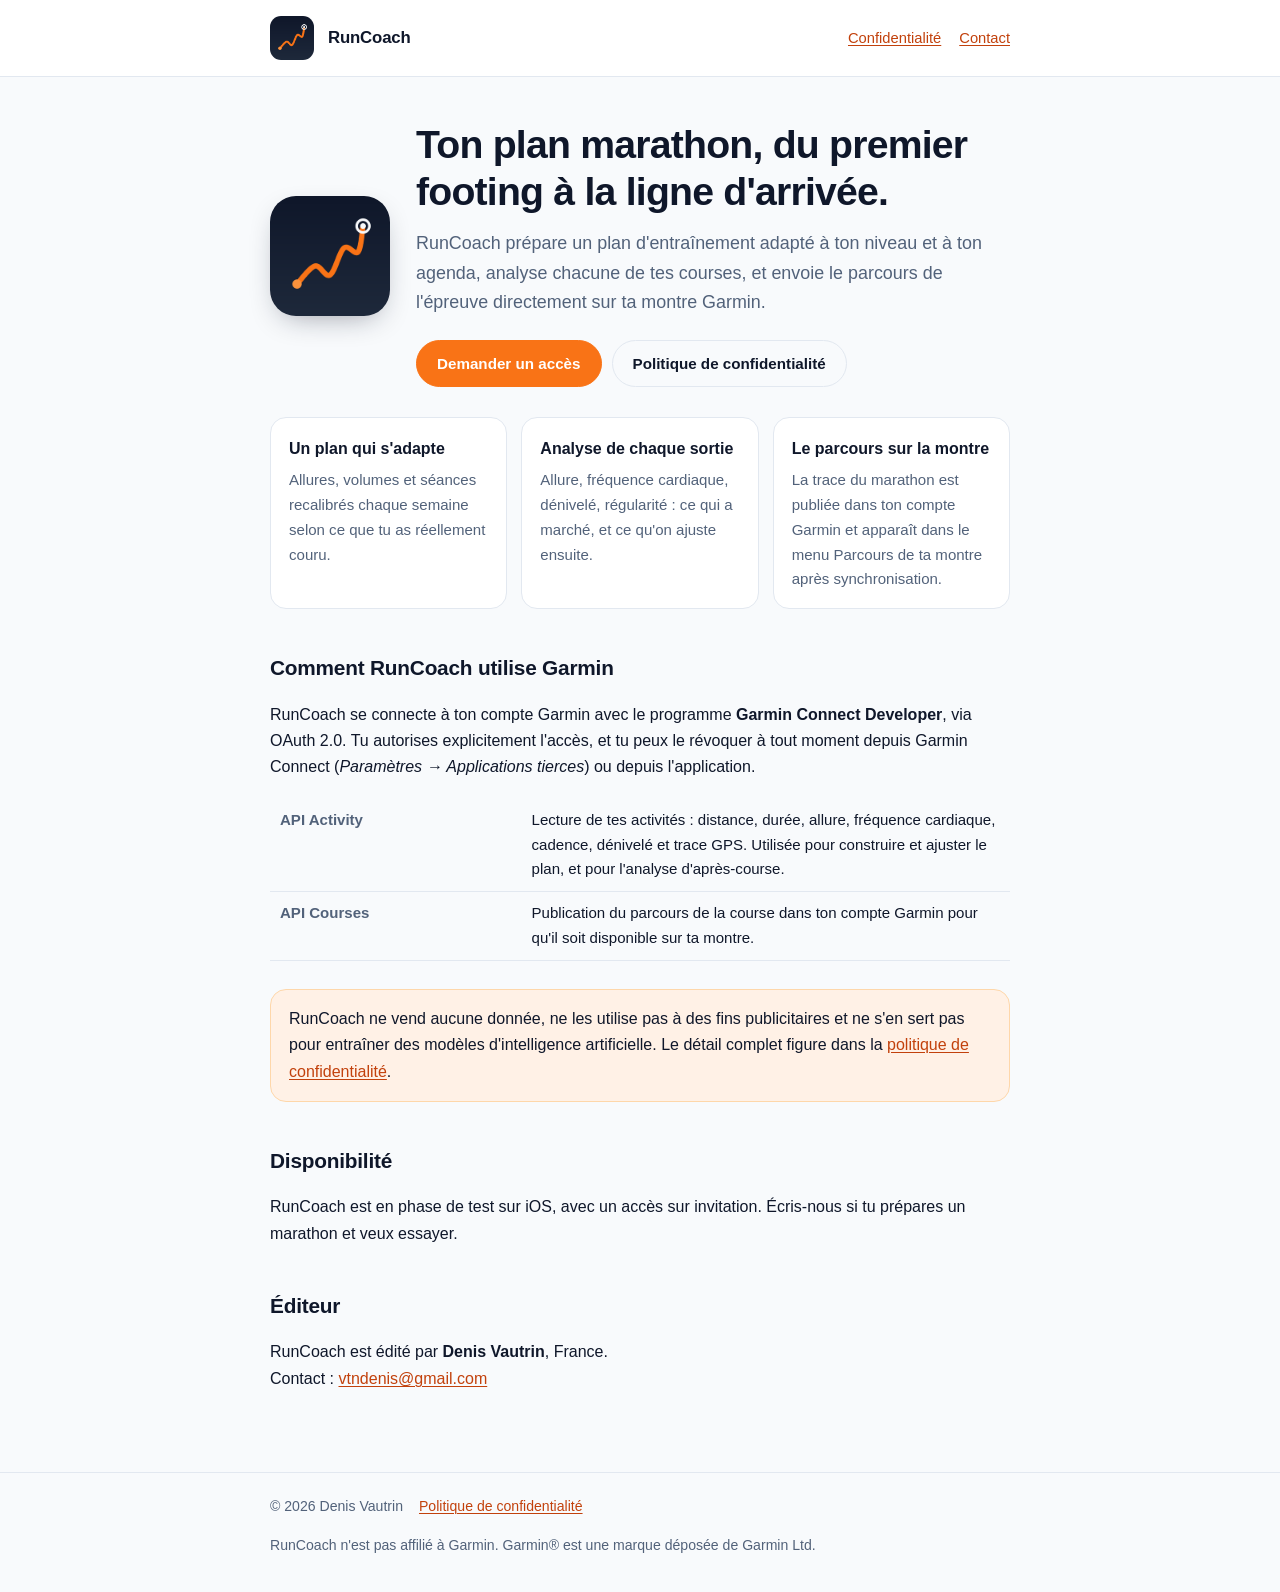
<file: index.html>
<!DOCTYPE html>
<html lang="fr">
<head>
<meta charset="utf-8">
<meta name="viewport" content="width=device-width, initial-scale=1">
<title>RunCoach — plan d'entraînement marathon et parcours sur ta montre</title>
<meta name="description" content="RunCoach construit un plan d'entraînement marathon personnalisé, analyse chaque course et envoie le parcours de la course sur ta montre Garmin.">
<link rel="icon" href="assets/icon-300.png">
<link rel="apple-touch-icon" href="assets/icon-300.png">
<link rel="stylesheet" href="style.css">
</head>
<body>

<header class="site">
  <div class="wrap">
    <img src="assets/icon-300.png" alt="RunCoach">
    <span class="name">RunCoach</span>
    <nav>
      <a href="privacy.html">Confidentialité</a>
      <a href="mailto:vtndenis@gmail.com">Contact</a>
    </nav>
  </div>
</header>

<main>
  <div class="wrap">

    <div class="hero">
      <img src="assets/icon-300.png" alt="Icône RunCoach">
      <div class="text">
        <h1>Ton plan marathon, du premier footing à la ligne d'arrivée.</h1>
        <p class="lead">
          RunCoach prépare un plan d'entraînement adapté à ton niveau et à ton agenda,
          analyse chacune de tes courses, et envoie le parcours de l'épreuve
          directement sur ta montre Garmin.
        </p>
        <p class="cta">
          <a class="btn" href="mailto:vtndenis@gmail.com?subject=Acc%C3%A8s%20RunCoach">Demander un accès</a>
          <a class="btn btn-ghost" href="privacy.html">Politique de confidentialité</a>
        </p>
      </div>
    </div>

    <div class="grid">
      <div class="card">
        <h3>Un plan qui s'adapte</h3>
        <p>Allures, volumes et séances recalibrés chaque semaine selon ce que tu as réellement couru.</p>
      </div>
      <div class="card">
        <h3>Analyse de chaque sortie</h3>
        <p>Allure, fréquence cardiaque, dénivelé, régularité : ce qui a marché, et ce qu'on ajuste ensuite.</p>
      </div>
      <div class="card">
        <h3>Le parcours sur la montre</h3>
        <p>La trace du marathon est publiée dans ton compte Garmin et apparaît dans le menu Parcours de ta montre après synchronisation.</p>
      </div>
    </div>

    <h2>Comment RunCoach utilise Garmin</h2>
    <p>
      RunCoach se connecte à ton compte Garmin avec le programme
      <strong>Garmin Connect Developer</strong>, via OAuth 2.0. Tu autorises explicitement
      l'accès, et tu peux le révoquer à tout moment depuis Garmin Connect
      (<em>Paramètres → Applications tierces</em>) ou depuis l'application.
    </p>
    <table class="summary">
      <tr><th>API Activity</th><td>Lecture de tes activités : distance, durée, allure, fréquence cardiaque, cadence, dénivelé et trace GPS. Utilisée pour construire et ajuster le plan, et pour l'analyse d'après-course.</td></tr>
      <tr><th>API Courses</th><td>Publication du parcours de la course dans ton compte Garmin pour qu'il soit disponible sur ta montre.</td></tr>
    </table>
    <div class="note">
      <p>
        RunCoach ne vend aucune donnée, ne les utilise pas à des fins publicitaires et
        ne s'en sert pas pour entraîner des modèles d'intelligence artificielle.
        Le détail complet figure dans la <a href="privacy.html">politique de confidentialité</a>.
      </p>
    </div>

    <h2>Disponibilité</h2>
    <p>
      RunCoach est en phase de test sur iOS, avec un accès sur invitation.
      Écris-nous si tu prépares un marathon et veux essayer.
    </p>

    <h2>Éditeur</h2>
    <p>
      RunCoach est édité par <strong>Denis Vautrin</strong>, France.<br>
      Contact : <a href="mailto:vtndenis@gmail.com">vtndenis@gmail.com</a>
    </p>

  </div>
</main>

<footer class="site">
  <div class="wrap">
    <span>© 2026 Denis Vautrin</span>
    <a href="privacy.html">Politique de confidentialité</a>
    <span>RunCoach n'est pas affilié à Garmin. Garmin® est une marque déposée de Garmin Ltd.</span>
  </div>
</footer>

</body>
</html>
</file>
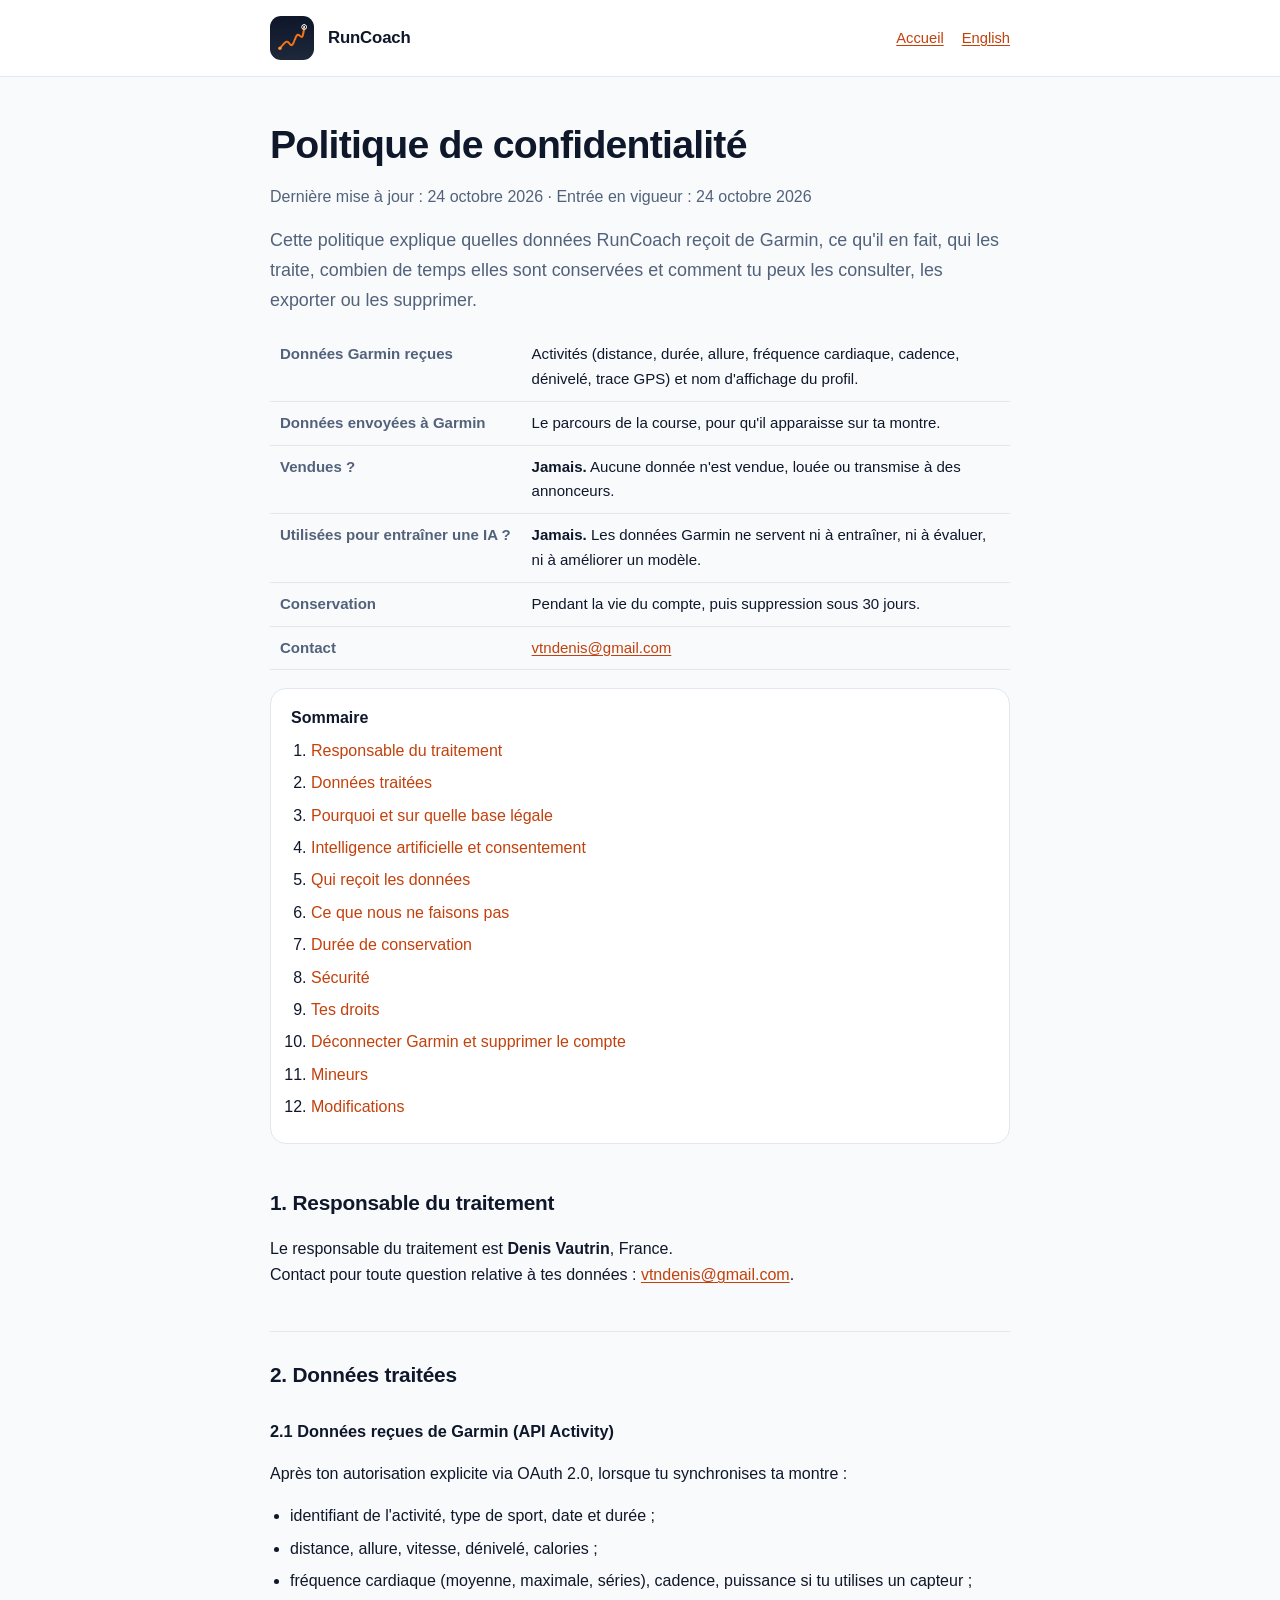
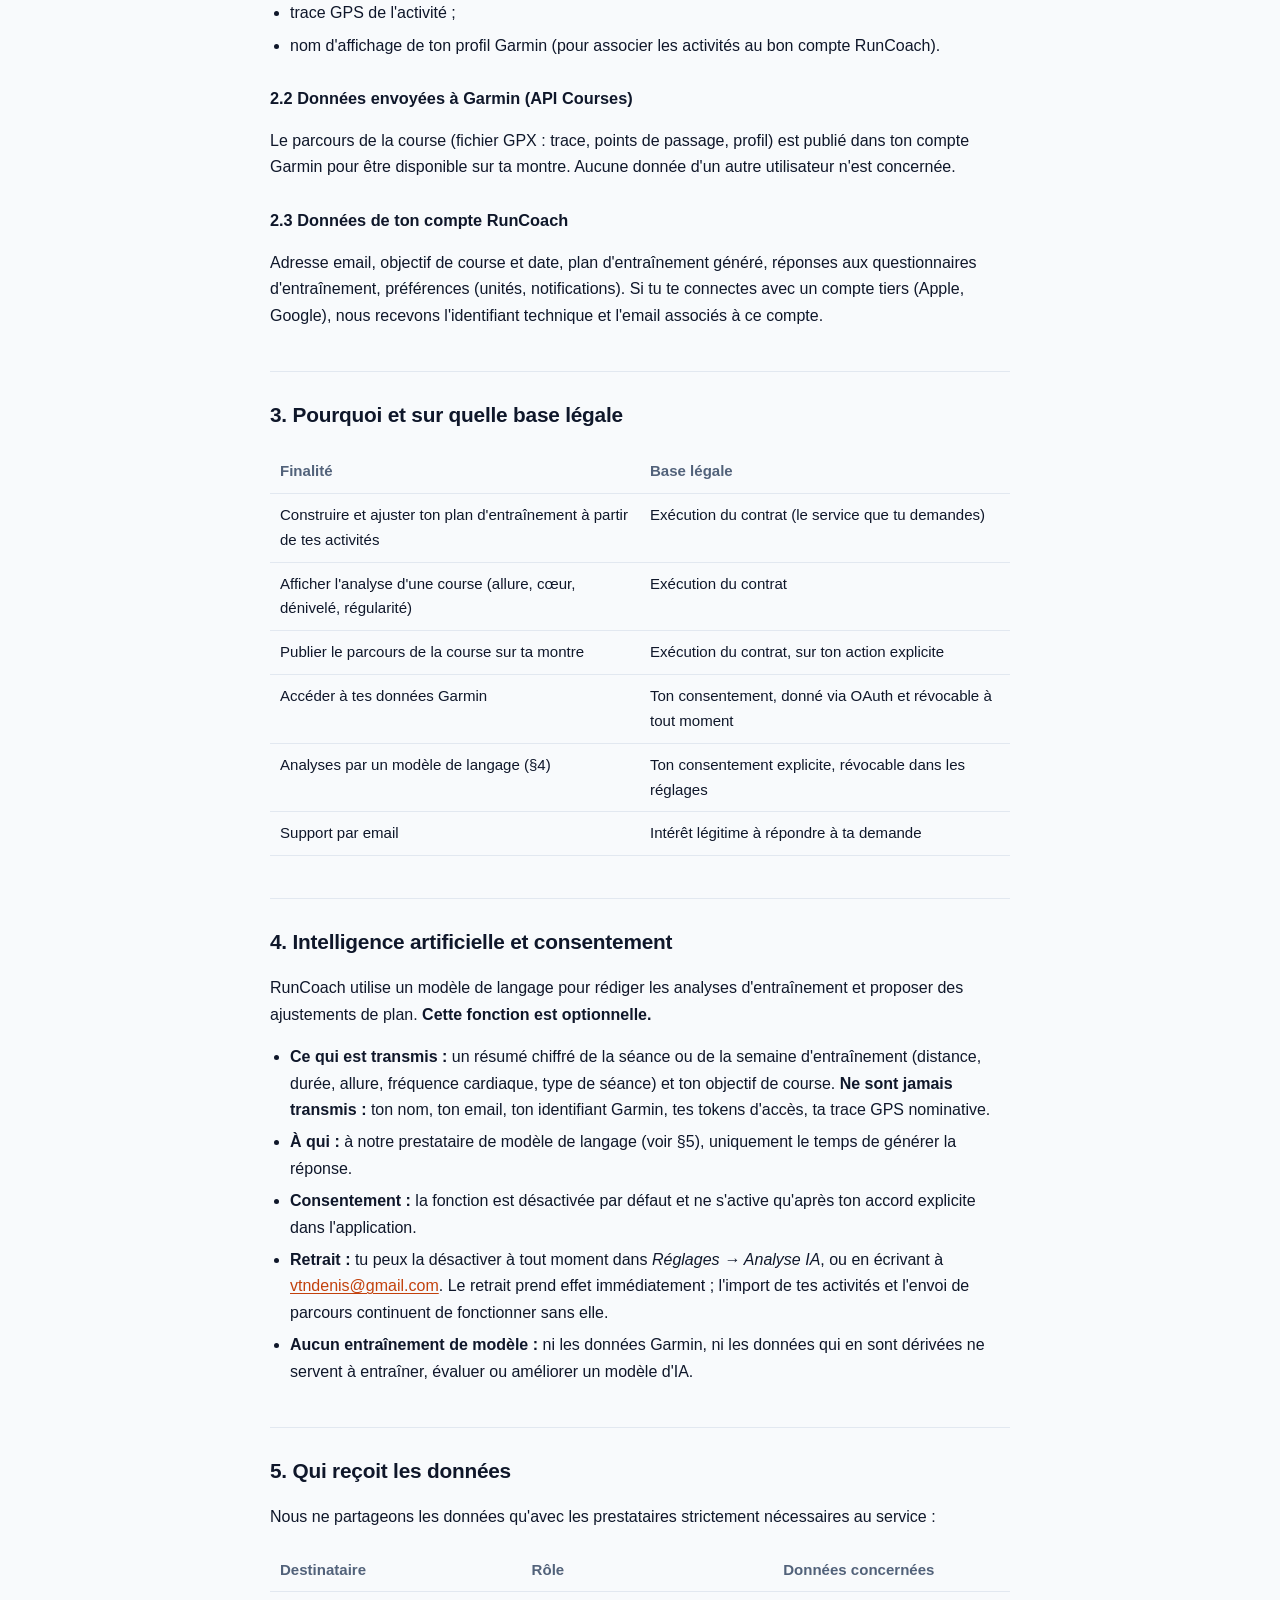
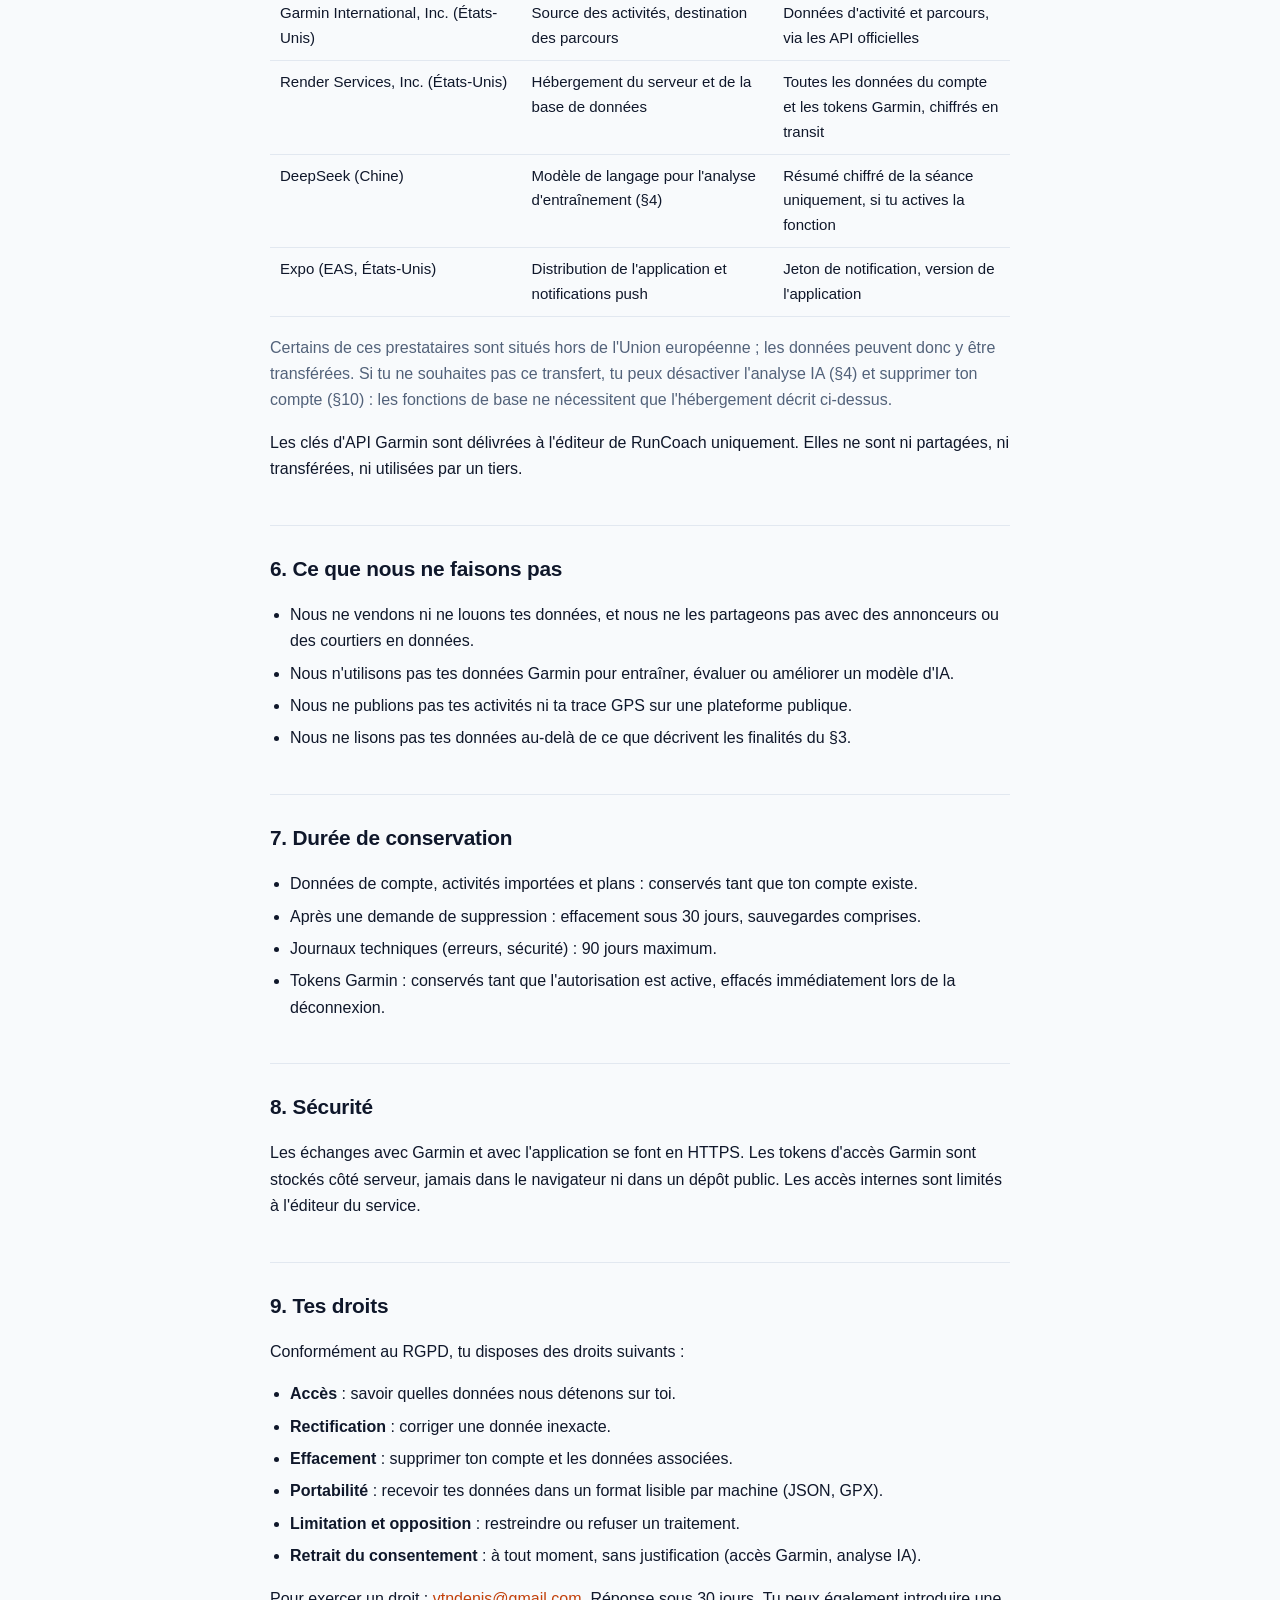
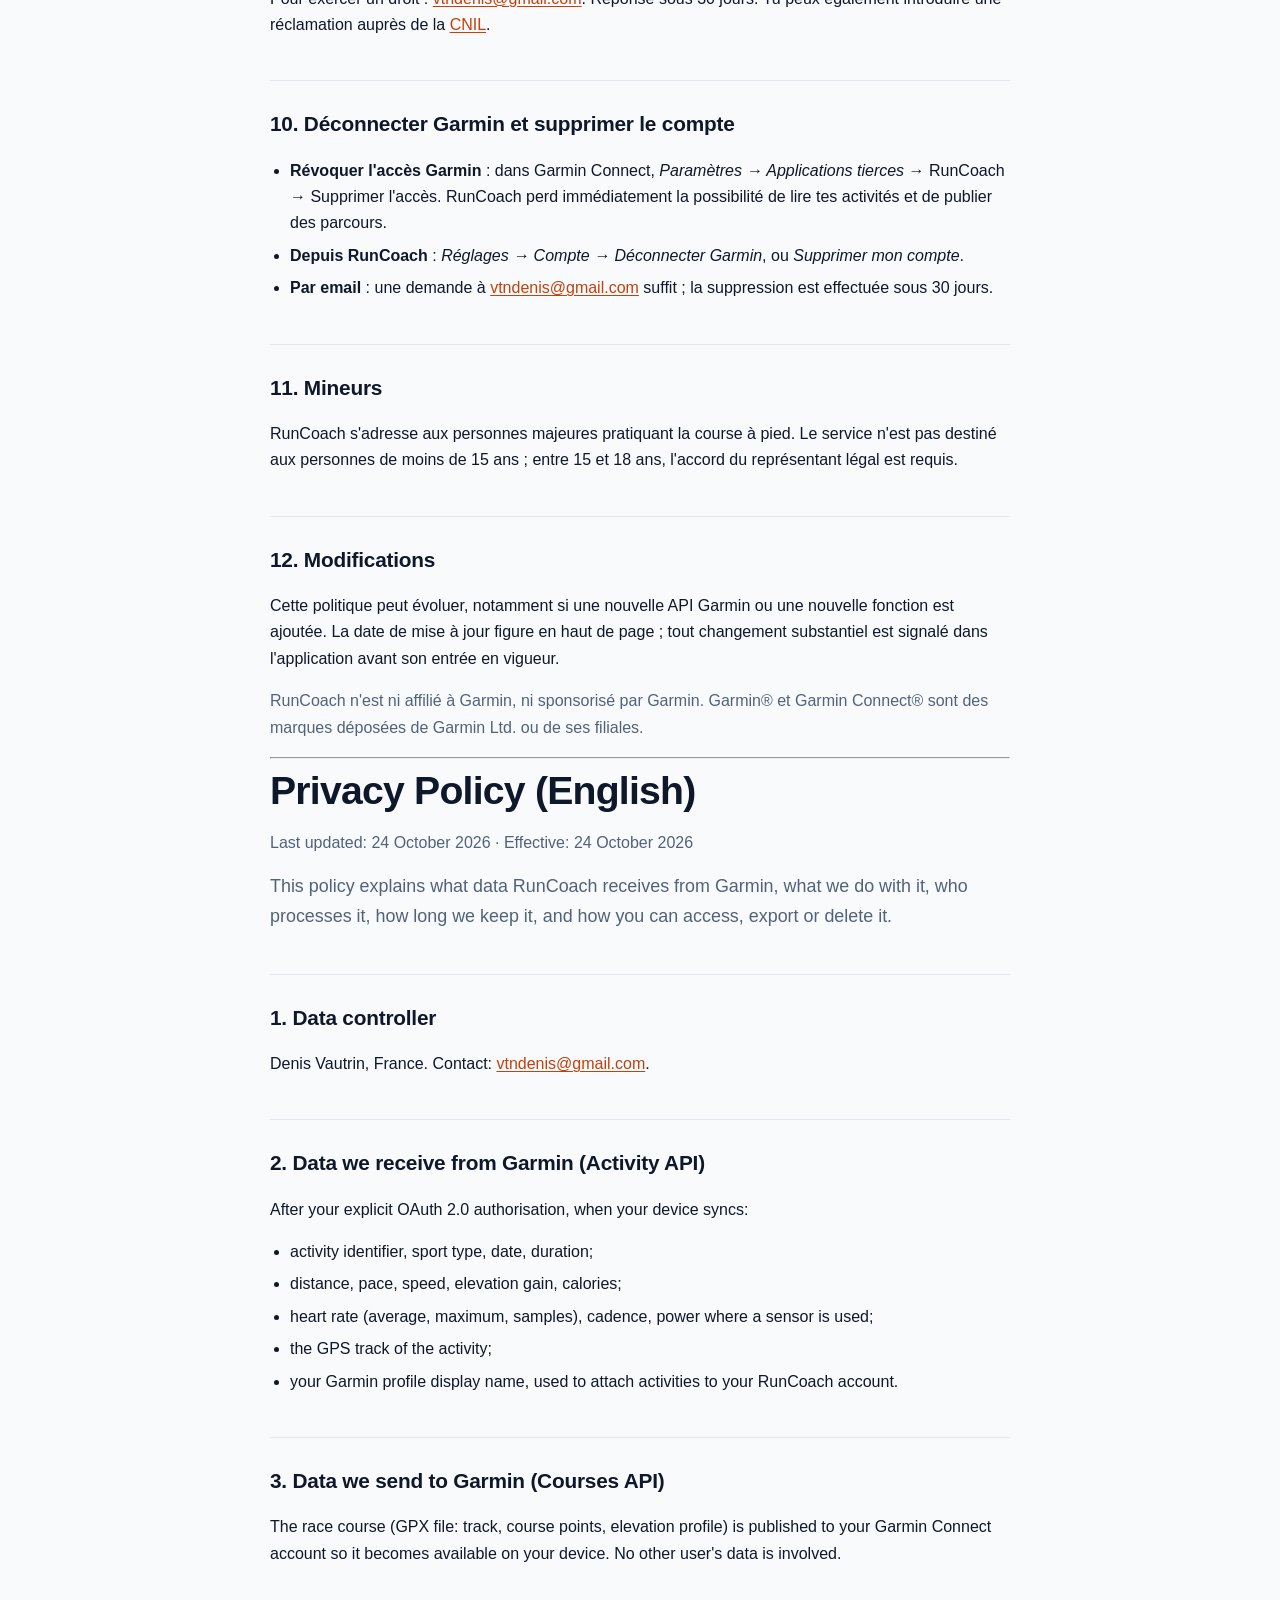
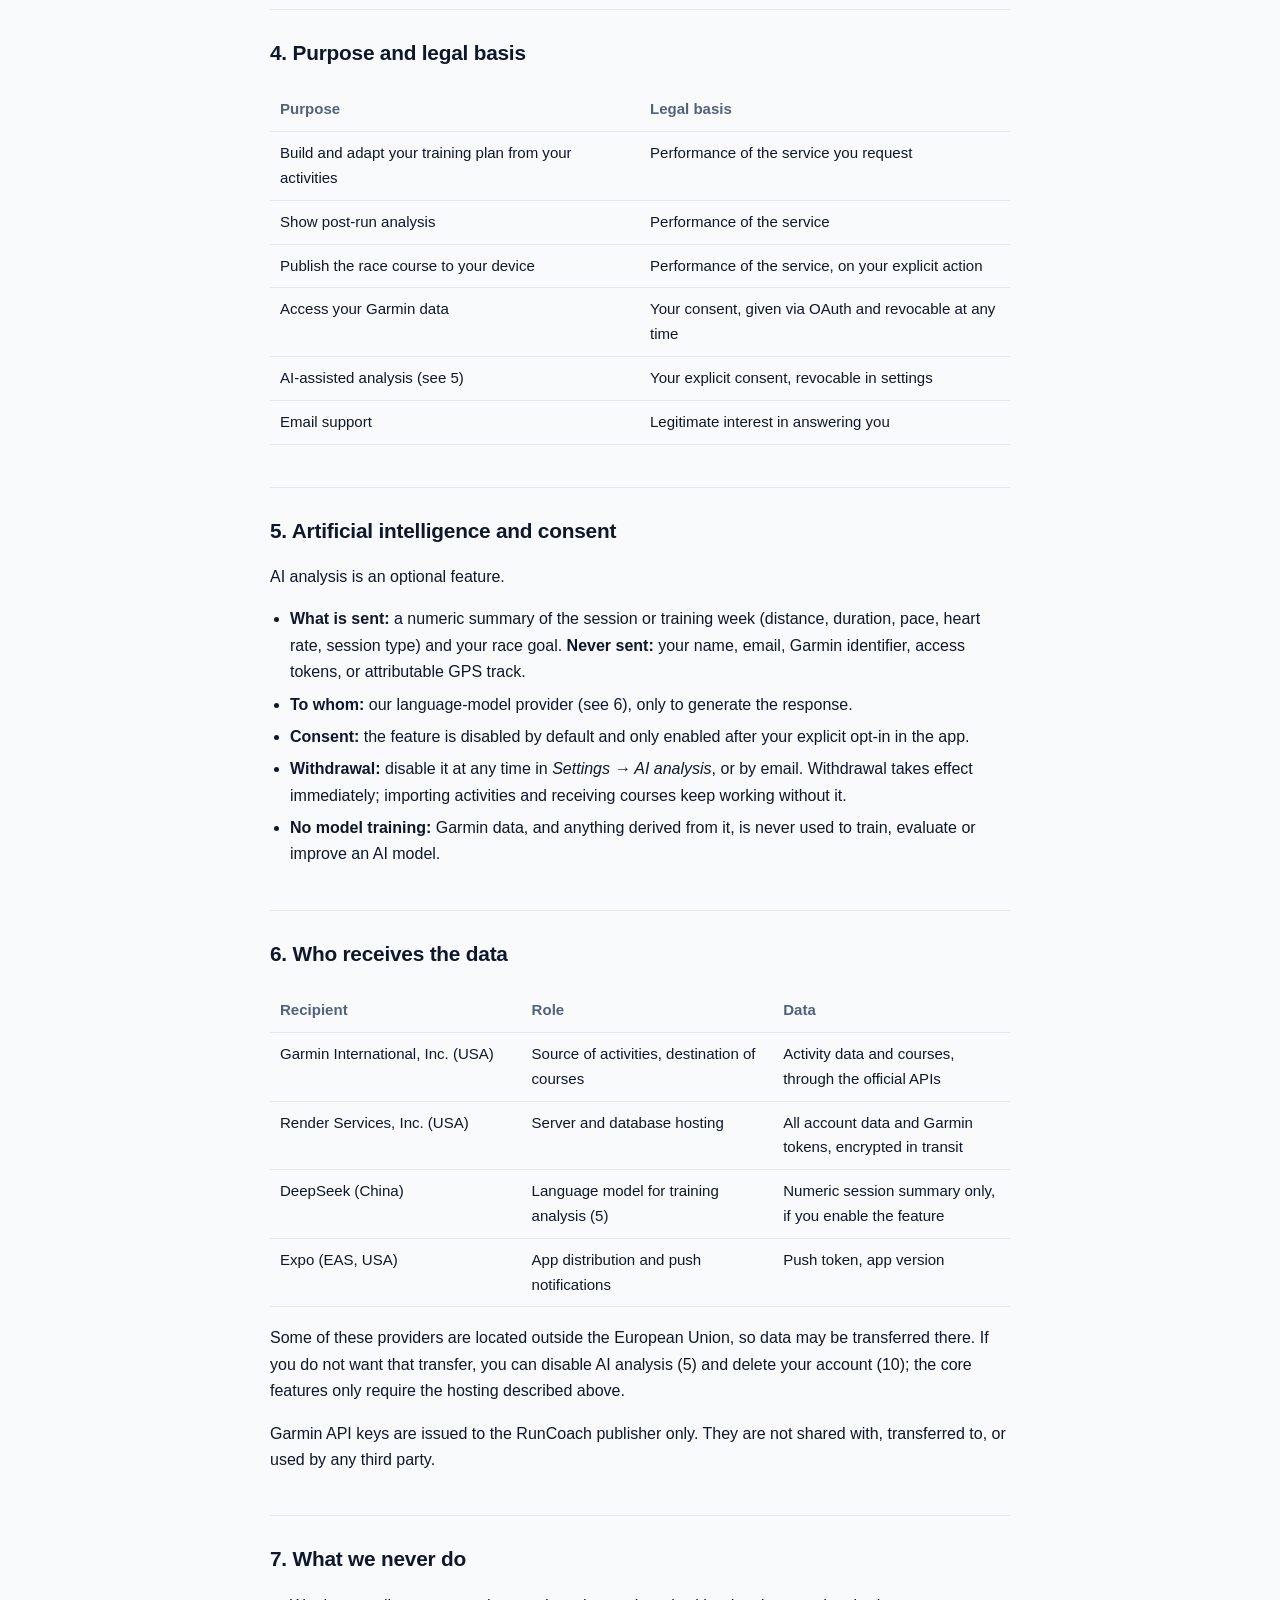
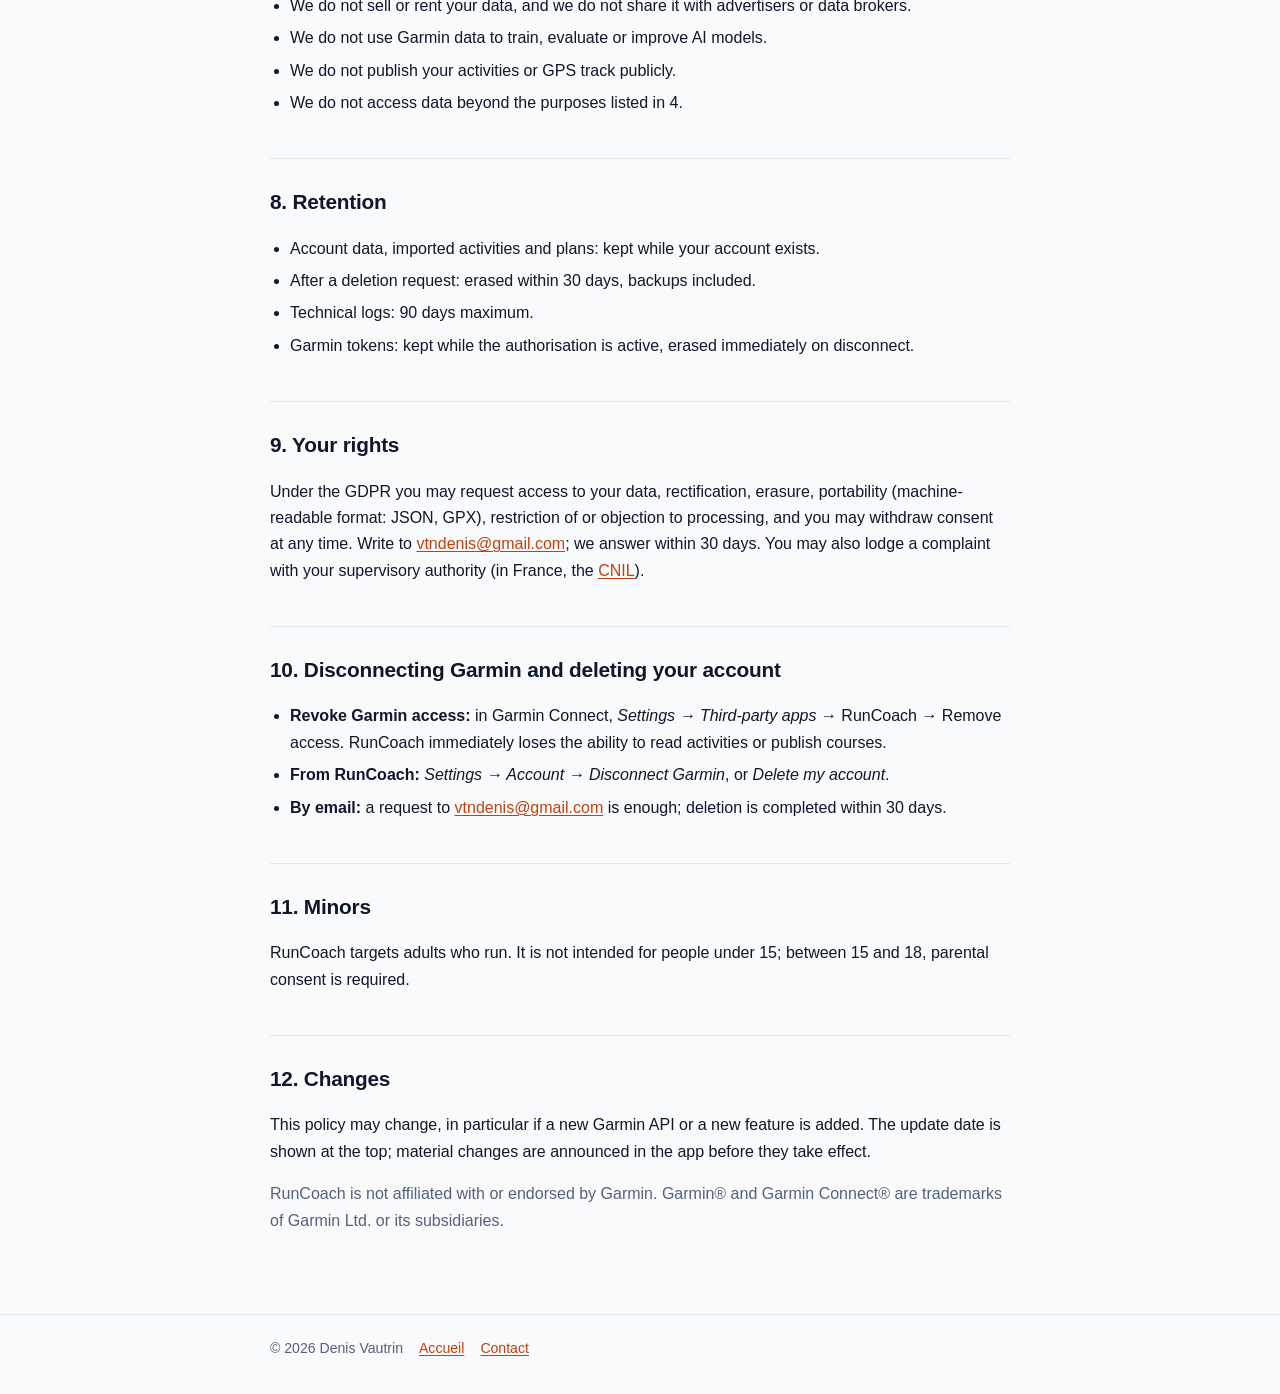
<file: privacy.html>
<!DOCTYPE html>
<html lang="fr">
<head>
<meta charset="utf-8">
<meta name="viewport" content="width=device-width, initial-scale=1">
<title>Politique de confidentialité — RunCoach</title>
<meta name="description" content="Comment RunCoach collecte, utilise et protège les données Garmin et les données d'entraînement, et comment exercer tes droits.">
<link rel="icon" href="assets/icon-300.png">
<link rel="stylesheet" href="style.css">
</head>
<body>

<header class="site">
  <div class="wrap">
    <img src="assets/icon-300.png" alt="RunCoach">
    <span class="name">RunCoach</span>
    <nav>
      <a href="index.html">Accueil</a>
      <a href="#english">English</a>
    </nav>
  </div>
</header>

<main class="legal">
  <div class="wrap">

    <h1>Politique de confidentialité</h1>
    <p class="muted">Dernière mise à jour : 24 octobre 2026 · Entrée en vigueur : 24 octobre 2026</p>

    <p class="lead">
      Cette politique explique quelles données RunCoach reçoit de Garmin, ce qu'il en fait,
      qui les traite, combien de temps elles sont conservées et comment tu peux les
      consulter, les exporter ou les supprimer.
    </p>

    <table class="summary">
      <tr><th>Données Garmin reçues</th><td>Activités (distance, durée, allure, fréquence cardiaque, cadence, dénivelé, trace GPS) et nom d'affichage du profil.</td></tr>
      <tr><th>Données envoyées à Garmin</th><td>Le parcours de la course, pour qu'il apparaisse sur ta montre.</td></tr>
      <tr><th>Vendues ?</th><td><strong>Jamais.</strong> Aucune donnée n'est vendue, louée ou transmise à des annonceurs.</td></tr>
      <tr><th>Utilisées pour entraîner une IA ?</th><td><strong>Jamais.</strong> Les données Garmin ne servent ni à entraîner, ni à évaluer, ni à améliorer un modèle.</td></tr>
      <tr><th>Conservation</th><td>Pendant la vie du compte, puis suppression sous 30 jours.</td></tr>
      <tr><th>Contact</th><td><a href="mailto:vtndenis@gmail.com">vtndenis@gmail.com</a></td></tr>
    </table>

    <div class="toc">
      <strong>Sommaire</strong>
      <ol>
        <li><a href="#responsable">Responsable du traitement</a></li>
        <li><a href="#donnees">Données traitées</a></li>
        <li><a href="#finalites">Pourquoi et sur quelle base légale</a></li>
        <li><a href="#ia">Intelligence artificielle et consentement</a></li>
        <li><a href="#tiers">Qui reçoit les données</a></li>
        <li><a href="#jamais">Ce que nous ne faisons pas</a></li>
        <li><a href="#conservation">Durée de conservation</a></li>
        <li><a href="#securite">Sécurité</a></li>
        <li><a href="#droits">Tes droits</a></li>
        <li><a href="#revoquer">Déconnecter Garmin et supprimer le compte</a></li>
        <li><a href="#mineurs">Mineurs</a></li>
        <li><a href="#modifications">Modifications</a></li>
      </ol>
    </div>

    <h2 id="responsable">1. Responsable du traitement</h2>
    <p>
      Le responsable du traitement est <strong>Denis Vautrin</strong>, France.<br>
      Contact pour toute question relative à tes données : <a href="mailto:vtndenis@gmail.com">vtndenis@gmail.com</a>.
    </p>

    <h2 id="donnees">2. Données traitées</h2>
    <h3>2.1 Données reçues de Garmin (API Activity)</h3>
    <p>Après ton autorisation explicite via OAuth 2.0, lorsque tu synchronises ta montre :</p>
    <ul>
      <li>identifiant de l'activité, type de sport, date et durée ;</li>
      <li>distance, allure, vitesse, dénivelé, calories ;</li>
      <li>fréquence cardiaque (moyenne, maximale, séries), cadence, puissance si tu utilises un capteur ;</li>
      <li>trace GPS de l'activité ;</li>
      <li>nom d'affichage de ton profil Garmin (pour associer les activités au bon compte RunCoach).</li>
    </ul>
    <h3>2.2 Données envoyées à Garmin (API Courses)</h3>
    <p>
      Le parcours de la course (fichier GPX : trace, points de passage, profil) est publié dans
      ton compte Garmin pour être disponible sur ta montre. Aucune donnée d'un autre utilisateur
      n'est concernée.
    </p>
    <h3>2.3 Données de ton compte RunCoach</h3>
    <p>
      Adresse email, objectif de course et date, plan d'entraînement généré, réponses aux
      questionnaires d'entraînement, préférences (unités, notifications). Si tu te connectes
      avec un compte tiers (Apple, Google), nous recevons l'identifiant technique et l'email
      associés à ce compte.
    </p>

    <h2 id="finalites">3. Pourquoi et sur quelle base légale</h2>
    <table class="summary">
      <tr><th>Finalité</th><th>Base légale</th></tr>
      <tr><td>Construire et ajuster ton plan d'entraînement à partir de tes activités</td><td>Exécution du contrat (le service que tu demandes)</td></tr>
      <tr><td>Afficher l'analyse d'une course (allure, cœur, dénivelé, régularité)</td><td>Exécution du contrat</td></tr>
      <tr><td>Publier le parcours de la course sur ta montre</td><td>Exécution du contrat, sur ton action explicite</td></tr>
      <tr><td>Accéder à tes données Garmin</td><td>Ton consentement, donné via OAuth et révocable à tout moment</td></tr>
      <tr><td>Analyses par un modèle de langage (§4)</td><td>Ton consentement explicite, révocable dans les réglages</td></tr>
      <tr><td>Support par email</td><td>Intérêt légitime à répondre à ta demande</td></tr>
    </table>

    <h2 id="ia">4. Intelligence artificielle et consentement</h2>
    <p>
      RunCoach utilise un modèle de langage pour rédiger les analyses d'entraînement et proposer
      des ajustements de plan. <strong>Cette fonction est optionnelle.</strong>
    </p>
    <ul>
      <li><strong>Ce qui est transmis :</strong> un résumé chiffré de la séance ou de la semaine d'entraînement (distance, durée, allure, fréquence cardiaque, type de séance) et ton objectif de course. <strong>Ne sont jamais transmis :</strong> ton nom, ton email, ton identifiant Garmin, tes tokens d'accès, ta trace GPS nominative.</li>
      <li><strong>À qui :</strong> à notre prestataire de modèle de langage (voir §5), uniquement le temps de générer la réponse.</li>
      <li><strong>Consentement :</strong> la fonction est désactivée par défaut et ne s'active qu'après ton accord explicite dans l'application.</li>
      <li><strong>Retrait :</strong> tu peux la désactiver à tout moment dans <em>Réglages → Analyse IA</em>, ou en écrivant à <a href="mailto:vtndenis@gmail.com">vtndenis@gmail.com</a>. Le retrait prend effet immédiatement ; l'import de tes activités et l'envoi de parcours continuent de fonctionner sans elle.</li>
      <li><strong>Aucun entraînement de modèle :</strong> ni les données Garmin, ni les données qui en sont dérivées ne servent à entraîner, évaluer ou améliorer un modèle d'IA.</li>
    </ul>

    <h2 id="tiers">5. Qui reçoit les données</h2>
    <p>Nous ne partageons les données qu'avec les prestataires strictement nécessaires au service :</p>
    <table class="summary">
      <tr><th>Destinataire</th><th>Rôle</th><th>Données concernées</th></tr>
      <tr><td>Garmin International, Inc. (États-Unis)</td><td>Source des activités, destination des parcours</td><td>Données d'activité et parcours, via les API officielles</td></tr>
      <tr><td>Render Services, Inc. (États-Unis)</td><td>Hébergement du serveur et de la base de données</td><td>Toutes les données du compte et les tokens Garmin, chiffrés en transit</td></tr>
      <tr><td>DeepSeek (Chine)</td><td>Modèle de langage pour l'analyse d'entraînement (§4)</td><td>Résumé chiffré de la séance uniquement, si tu actives la fonction</td></tr>
      <tr><td>Expo (EAS, États-Unis)</td><td>Distribution de l'application et notifications push</td><td>Jeton de notification, version de l'application</td></tr>
    </table>
    <p class="muted">
      Certains de ces prestataires sont situés hors de l'Union européenne ; les données peuvent
      donc y être transférées. Si tu ne souhaites pas ce transfert, tu peux désactiver l'analyse
      IA (§4) et supprimer ton compte (§10) : les fonctions de base ne nécessitent que
      l'hébergement décrit ci-dessus.
    </p>
    <p>
      Les clés d'API Garmin sont délivrées à l'éditeur de RunCoach uniquement. Elles ne sont
      ni partagées, ni transférées, ni utilisées par un tiers.
    </p>

    <h2 id="jamais">6. Ce que nous ne faisons pas</h2>
    <ul>
      <li>Nous ne vendons ni ne louons tes données, et nous ne les partageons pas avec des annonceurs ou des courtiers en données.</li>
      <li>Nous n'utilisons pas tes données Garmin pour entraîner, évaluer ou améliorer un modèle d'IA.</li>
      <li>Nous ne publions pas tes activités ni ta trace GPS sur une plateforme publique.</li>
      <li>Nous ne lisons pas tes données au-delà de ce que décrivent les finalités du §3.</li>
    </ul>

    <h2 id="conservation">7. Durée de conservation</h2>
    <ul>
      <li>Données de compte, activités importées et plans : conservés tant que ton compte existe.</li>
      <li>Après une demande de suppression : effacement sous 30 jours, sauvegardes comprises.</li>
      <li>Journaux techniques (erreurs, sécurité) : 90 jours maximum.</li>
      <li>Tokens Garmin : conservés tant que l'autorisation est active, effacés immédiatement lors de la déconnexion.</li>
    </ul>

    <h2 id="securite">8. Sécurité</h2>
    <p>
      Les échanges avec Garmin et avec l'application se font en HTTPS. Les tokens d'accès Garmin
      sont stockés côté serveur, jamais dans le navigateur ni dans un dépôt public. Les accès
      internes sont limités à l'éditeur du service.
    </p>

    <h2 id="droits">9. Tes droits</h2>
    <p>Conformément au RGPD, tu disposes des droits suivants :</p>
    <ul>
      <li><strong>Accès</strong> : savoir quelles données nous détenons sur toi.</li>
      <li><strong>Rectification</strong> : corriger une donnée inexacte.</li>
      <li><strong>Effacement</strong> : supprimer ton compte et les données associées.</li>
      <li><strong>Portabilité</strong> : recevoir tes données dans un format lisible par machine (JSON, GPX).</li>
      <li><strong>Limitation et opposition</strong> : restreindre ou refuser un traitement.</li>
      <li><strong>Retrait du consentement</strong> : à tout moment, sans justification (accès Garmin, analyse IA).</li>
    </ul>
    <p>
      Pour exercer un droit : <a href="mailto:vtndenis@gmail.com">vtndenis@gmail.com</a>. Réponse sous
      30 jours. Tu peux également introduire une réclamation auprès de la
      <a href="https://www.cnil.fr" rel="noopener">CNIL</a>.
    </p>

    <h2 id="revoquer">10. Déconnecter Garmin et supprimer le compte</h2>
    <ul>
      <li><strong>Révoquer l'accès Garmin</strong> : dans Garmin Connect, <em>Paramètres → Applications tierces</em> → RunCoach → Supprimer l'accès. RunCoach perd immédiatement la possibilité de lire tes activités et de publier des parcours.</li>
      <li><strong>Depuis RunCoach</strong> : <em>Réglages → Compte → Déconnecter Garmin</em>, ou <em>Supprimer mon compte</em>.</li>
      <li><strong>Par email</strong> : une demande à <a href="mailto:vtndenis@gmail.com">vtndenis@gmail.com</a> suffit ; la suppression est effectuée sous 30 jours.</li>
    </ul>

    <h2 id="mineurs">11. Mineurs</h2>
    <p>
      RunCoach s'adresse aux personnes majeures pratiquant la course à pied. Le service n'est pas
      destiné aux personnes de moins de 15 ans ; entre 15 et 18 ans, l'accord du représentant
      légal est requis.
    </p>

    <h2 id="modifications">12. Modifications</h2>
    <p>
      Cette politique peut évoluer, notamment si une nouvelle API Garmin ou une nouvelle fonction
      est ajoutée. La date de mise à jour figure en haut de page ; tout changement substantiel est
      signalé dans l'application avant son entrée en vigueur.
    </p>

    <p class="muted">
      RunCoach n'est ni affilié à Garmin, ni sponsorisé par Garmin. Garmin® et Garmin Connect® sont
      des marques déposées de Garmin Ltd. ou de ses filiales.
    </p>

    <hr>

    <h1 id="english">Privacy Policy (English)</h1>
    <p class="muted">Last updated: 24 October 2026 · Effective: 24 October 2026</p>

    <p class="lead">
      This policy explains what data RunCoach receives from Garmin, what we do with it, who
      processes it, how long we keep it, and how you can access, export or delete it.
    </p>

    <h2>1. Data controller</h2>
    <p>
      Denis Vautrin, France. Contact: <a href="mailto:vtndenis@gmail.com">vtndenis@gmail.com</a>.
    </p>

    <h2>2. Data we receive from Garmin (Activity API)</h2>
    <p>After your explicit OAuth 2.0 authorisation, when your device syncs:</p>
    <ul>
      <li>activity identifier, sport type, date, duration;</li>
      <li>distance, pace, speed, elevation gain, calories;</li>
      <li>heart rate (average, maximum, samples), cadence, power where a sensor is used;</li>
      <li>the GPS track of the activity;</li>
      <li>your Garmin profile display name, used to attach activities to your RunCoach account.</li>
    </ul>

    <h2>3. Data we send to Garmin (Courses API)</h2>
    <p>
      The race course (GPX file: track, course points, elevation profile) is published to your
      Garmin Connect account so it becomes available on your device. No other user's data is
      involved.
    </p>

    <h2>4. Purpose and legal basis</h2>
    <table class="summary">
      <tr><th>Purpose</th><th>Legal basis</th></tr>
      <tr><td>Build and adapt your training plan from your activities</td><td>Performance of the service you request</td></tr>
      <tr><td>Show post-run analysis</td><td>Performance of the service</td></tr>
      <tr><td>Publish the race course to your device</td><td>Performance of the service, on your explicit action</td></tr>
      <tr><td>Access your Garmin data</td><td>Your consent, given via OAuth and revocable at any time</td></tr>
      <tr><td>AI-assisted analysis (see 5)</td><td>Your explicit consent, revocable in settings</td></tr>
      <tr><td>Email support</td><td>Legitimate interest in answering you</td></tr>
    </table>

    <h2>5. Artificial intelligence and consent</h2>
    <p>AI analysis is an optional feature.</p>
    <ul>
      <li><strong>What is sent:</strong> a numeric summary of the session or training week (distance, duration, pace, heart rate, session type) and your race goal. <strong>Never sent:</strong> your name, email, Garmin identifier, access tokens, or attributable GPS track.</li>
      <li><strong>To whom:</strong> our language-model provider (see 6), only to generate the response.</li>
      <li><strong>Consent:</strong> the feature is disabled by default and only enabled after your explicit opt-in in the app.</li>
      <li><strong>Withdrawal:</strong> disable it at any time in <em>Settings → AI analysis</em>, or by email. Withdrawal takes effect immediately; importing activities and receiving courses keep working without it.</li>
      <li><strong>No model training:</strong> Garmin data, and anything derived from it, is never used to train, evaluate or improve an AI model.</li>
    </ul>

    <h2>6. Who receives the data</h2>
    <table class="summary">
      <tr><th>Recipient</th><th>Role</th><th>Data</th></tr>
      <tr><td>Garmin International, Inc. (USA)</td><td>Source of activities, destination of courses</td><td>Activity data and courses, through the official APIs</td></tr>
      <tr><td>Render Services, Inc. (USA)</td><td>Server and database hosting</td><td>All account data and Garmin tokens, encrypted in transit</td></tr>
      <tr><td>DeepSeek (China)</td><td>Language model for training analysis (5)</td><td>Numeric session summary only, if you enable the feature</td></tr>
      <tr><td>Expo (EAS, USA)</td><td>App distribution and push notifications</td><td>Push token, app version</td></tr>
    </table>
    <p>
      Some of these providers are located outside the European Union, so data may be transferred
      there. If you do not want that transfer, you can disable AI analysis (5) and delete your
      account (10); the core features only require the hosting described above.
    </p>
    <p>
      Garmin API keys are issued to the RunCoach publisher only. They are not shared with,
      transferred to, or used by any third party.
    </p>

    <h2>7. What we never do</h2>
    <ul>
      <li>We do not sell or rent your data, and we do not share it with advertisers or data brokers.</li>
      <li>We do not use Garmin data to train, evaluate or improve AI models.</li>
      <li>We do not publish your activities or GPS track publicly.</li>
      <li>We do not access data beyond the purposes listed in 4.</li>
    </ul>

    <h2>8. Retention</h2>
    <ul>
      <li>Account data, imported activities and plans: kept while your account exists.</li>
      <li>After a deletion request: erased within 30 days, backups included.</li>
      <li>Technical logs: 90 days maximum.</li>
      <li>Garmin tokens: kept while the authorisation is active, erased immediately on disconnect.</li>
    </ul>

    <h2>9. Your rights</h2>
    <p>
      Under the GDPR you may request access to your data, rectification, erasure, portability
      (machine-readable format: JSON, GPX), restriction of or objection to processing, and you may
      withdraw consent at any time. Write to
      <a href="mailto:vtndenis@gmail.com">vtndenis@gmail.com</a>; we answer within 30 days. You may
      also lodge a complaint with your supervisory authority (in France, the
      <a href="https://www.cnil.fr" rel="noopener">CNIL</a>).
    </p>

    <h2>10. Disconnecting Garmin and deleting your account</h2>
    <ul>
      <li><strong>Revoke Garmin access:</strong> in Garmin Connect, <em>Settings → Third-party apps</em> → RunCoach → Remove access. RunCoach immediately loses the ability to read activities or publish courses.</li>
      <li><strong>From RunCoach:</strong> <em>Settings → Account → Disconnect Garmin</em>, or <em>Delete my account</em>.</li>
      <li><strong>By email:</strong> a request to <a href="mailto:vtndenis@gmail.com">vtndenis@gmail.com</a> is enough; deletion is completed within 30 days.</li>
    </ul>

    <h2>11. Minors</h2>
    <p>
      RunCoach targets adults who run. It is not intended for people under 15; between 15 and 18,
      parental consent is required.
    </p>

    <h2>12. Changes</h2>
    <p>
      This policy may change, in particular if a new Garmin API or a new feature is added. The
      update date is shown at the top; material changes are announced in the app before they take
      effect.
    </p>

    <p class="muted">
      RunCoach is not affiliated with or endorsed by Garmin. Garmin® and Garmin Connect® are
      trademarks of Garmin Ltd. or its subsidiaries.
    </p>

  </div>
</main>

<footer class="site">
  <div class="wrap">
    <span>© 2026 Denis Vautrin</span>
    <a href="index.html">Accueil</a>
    <a href="mailto:vtndenis@gmail.com">Contact</a>
  </div>
</footer>

</body>
</html>
</file>
<file: style.css>
:root {
  --bg: #f8fafc;
  --card: #ffffff;
  --ink: #0f172a;
  --muted: #52627a;
  --accent: #f97316;
  --accent-soft: #fff1e6;
  --line: #e2e8f0;
  --radius: 16px;
}

* { box-sizing: border-box; }

html { -webkit-text-size-adjust: 100%; }

body {
  margin: 0;
  background: var(--bg);
  color: var(--ink);
  font: 16px/1.65 -apple-system, BlinkMacSystemFont, "Segoe UI", Roboto, Helvetica, Arial, sans-serif;
}

a { color: #c2410c; text-decoration-thickness: 1px; text-underline-offset: 2px; }
a:hover { color: var(--ink); }

.wrap { width: 100%; max-width: 780px; margin: 0 auto; padding: 0 20px; }

header.site {
  border-bottom: 1px solid var(--line);
  background: var(--card);
}
header.site .wrap {
  display: flex;
  align-items: center;
  gap: 14px;
  padding-top: 16px;
  padding-bottom: 16px;
}
header.site img { width: 44px; height: 44px; border-radius: 11px; }
header.site .name { font-weight: 700; font-size: 1.05rem; letter-spacing: -0.01em; }
header.site nav { margin-left: auto; display: flex; gap: 18px; font-size: 0.92rem; }

main { padding: 44px 0 64px; }

h1 { font-size: clamp(1.9rem, 5vw, 2.45rem); line-height: 1.2; letter-spacing: -0.02em; margin: 0 0 14px; }
h2 { font-size: 1.3rem; letter-spacing: -0.01em; margin: 42px 0 12px; }
h3 { font-size: 1.02rem; margin: 26px 0 8px; }
p, li { color: var(--ink); }
p.lead { font-size: 1.12rem; color: var(--muted); margin-top: 0; }
ul { padding-left: 20px; }
li { margin: 6px 0; }
small, .muted { color: var(--muted); }

.hero { display: flex; gap: 26px; align-items: center; flex-wrap: wrap; }
.hero img { width: 120px; height: 120px; border-radius: 26px; box-shadow: 0 10px 30px -12px rgba(15, 23, 42, 0.45); }
.hero .text { flex: 1 1 320px; }

.grid { display: grid; gap: 14px; grid-template-columns: repeat(auto-fit, minmax(210px, 1fr)); margin: 26px 0 0; }
.card {
  background: var(--card);
  border: 1px solid var(--line);
  border-radius: var(--radius);
  padding: 18px 18px 16px;
}
.card h3 { margin: 0 0 6px; font-size: 1rem; }
.card p { margin: 0; color: var(--muted); font-size: 0.94rem; }

.note {
  background: var(--accent-soft);
  border: 1px solid #fed7aa;
  border-radius: var(--radius);
  padding: 16px 18px;
  margin: 28px 0;
}
.note p { margin: 0; }

p.cta { display: flex; gap: 10px; flex-wrap: wrap; margin: 22px 0 4px; }
.btn {
  display: inline-block;
  background: var(--accent);
  color: #fff;
  border: 1px solid var(--accent);
  border-radius: 999px;
  padding: 10px 20px;
  font-size: 0.95rem;
  font-weight: 600;
  text-decoration: none;
}
.btn:hover { background: #ea580c; color: #fff; }
.btn-ghost {
  background: transparent;
  color: var(--ink);
  border-color: var(--line);
}
.btn-ghost:hover { background: var(--card); color: var(--ink); }

footer.site {
  border-top: 1px solid var(--line);
  padding: 22px 0 34px;
  font-size: 0.88rem;
  color: var(--muted);
}
footer.site .wrap { display: flex; gap: 16px; flex-wrap: wrap; }

.legal h2 { border-top: 1px solid var(--line); padding-top: 26px; }
.legal h2:first-of-type { border-top: 0; padding-top: 0; }
.toc { background: var(--card); border: 1px solid var(--line); border-radius: var(--radius); padding: 16px 20px; }
.toc ol { margin: 0; padding-left: 20px; }
.toc a { text-decoration: none; }
.lang { display: flex; gap: 10px; margin: 22px 0 0; font-size: 0.92rem; }
.lang a { border: 1px solid var(--line); background: var(--card); border-radius: 999px; padding: 6px 14px; text-decoration: none; }
table.summary { width: 100%; border-collapse: collapse; margin: 18px 0; font-size: 0.94rem; }
table.summary th, table.summary td { text-align: left; padding: 9px 10px; border-bottom: 1px solid var(--line); vertical-align: top; }
table.summary th { color: var(--muted); font-weight: 600; width: 34%; }
table.summary td:only-child { width: 100%; }
@media (prefers-color-scheme: dark) {
  :root {
    --bg: #0b1220; --card: #111a2b; --ink: #e6edf7; --muted: #9fb0c7;
    --line: #22304a; --accent-soft: #1e2739;
  }
  .note { border-color: #3b4a66; }
  a { color: #fdba74; }
}
</file>
